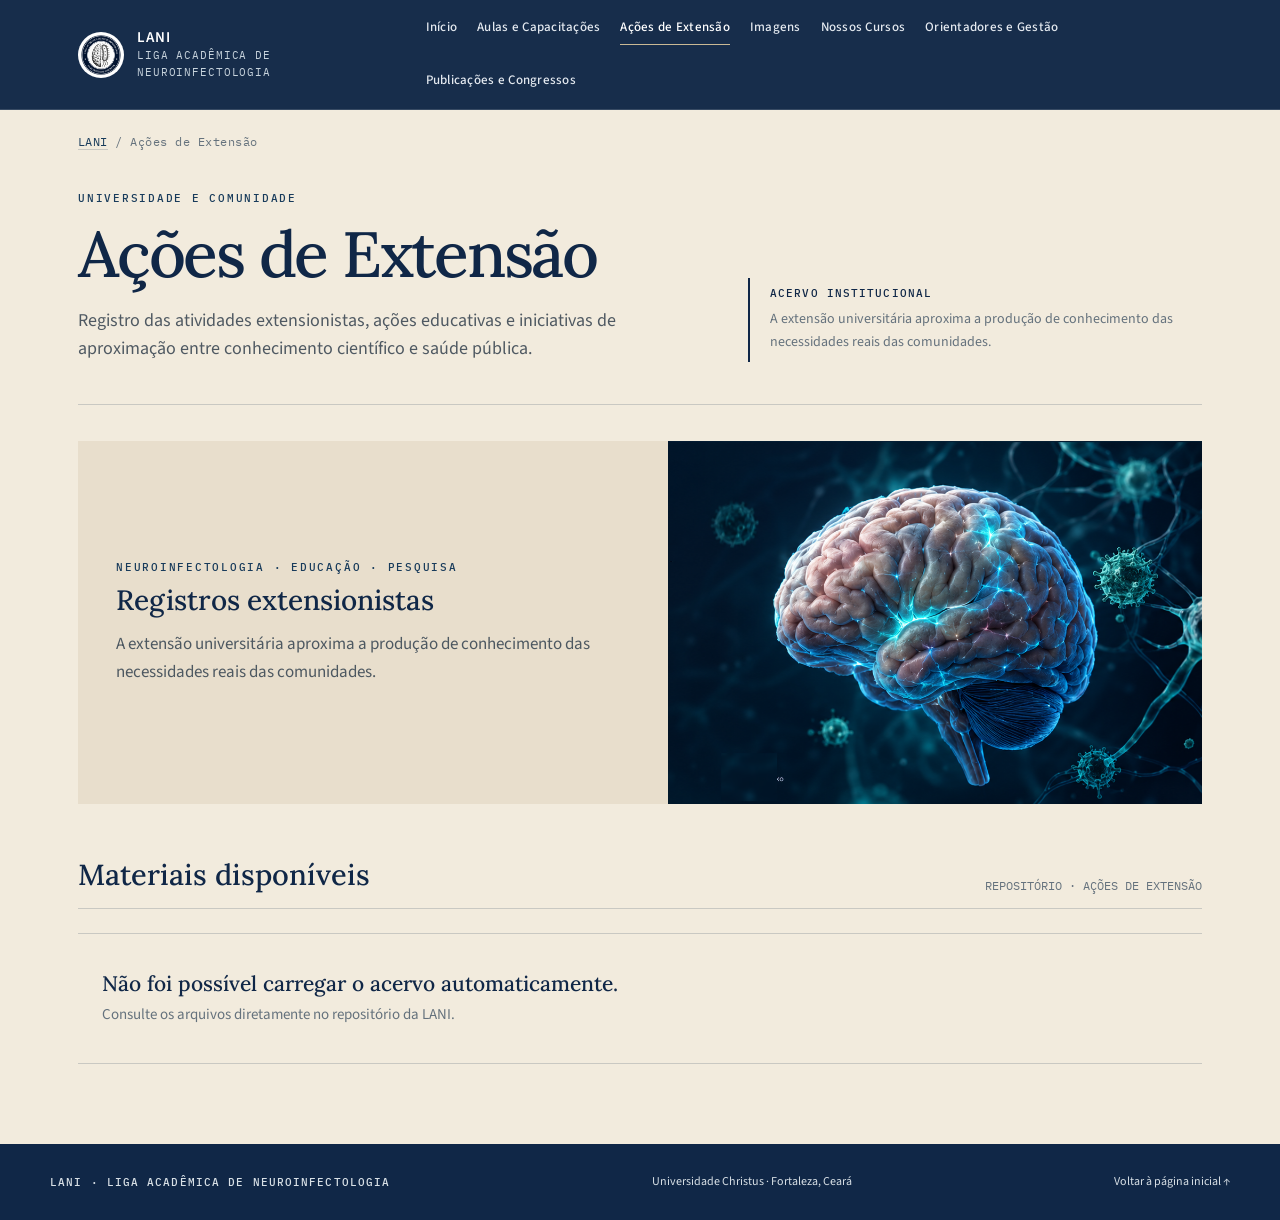
<file: acoes-extensao.html>
<!doctype html>
<html lang="pt-BR"><head><meta charset="utf-8"><meta name="viewport" content="width=device-width,initial-scale=1"><meta name="theme-color" content="#102747"><meta name="description" content="Registro das atividades extensionistas, ações educativas e iniciativas de aproximação entre conhecimento científico e saúde pública."><title>Ações de Extensão | LANI</title><link rel="stylesheet" href="assets/lani-editorial.css"><script defer src="assets/lani-acervo.js"></script></head>
<body data-repo-path="Ações de Extensão">
<header class="site-header"><div class="header-inner"><a class="brand" href="index.html"><img src="LOGO%20LANI.png" alt="Logo da LANI"><span><strong>LANI</strong><small>LIGA ACADÊMICA DE NEUROINFECTOLOGIA</small></span></a><button class="nav-toggle" aria-expanded="false" aria-controls="main-nav">Menu ☰</button><nav class="main-nav" id="main-nav" aria-label="Navegação principal"><a href="index.html">Início</a><a href="aulas-capacitacoes.html">Aulas e Capacitações</a><a href="acoes-extensao.html" aria-current="page">Ações de Extensão</a><a href="imagens.html">Imagens</a><a href="nossos-cursos.html">Nossos Cursos</a><a href="orientadores-gestao.html">Orientadores e Gestão</a><a href="publicacoes-congressos.html">Publicações e Congressos</a></nav></div></header>
<main class="page-shell"><div class="breadcrumb"><a href="index.html">LANI</a> / Ações de Extensão</div>
<section class="page-intro"><div><div class="kicker">Universidade e comunidade</div><h1>Ações de Extensão</h1><p>Registro das atividades extensionistas, ações educativas e iniciativas de aproximação entre conhecimento científico e saúde pública.</p></div><aside class="intro-note"><strong>Acervo institucional</strong>A extensão universitária aproxima a produção de conhecimento das necessidades reais das comunidades.</aside></section>
<section class="feature-band"><div class="feature-copy"><div class="kicker">Neuroinfectologia · Educação · Pesquisa</div><h2>Registros extensionistas</h2><p>A extensão universitária aproxima a produção de conhecimento das necessidades reais das comunidades.</p></div><div class="feature-image"><img src="hero-neuro.png" alt="Ilustração científica de cérebro humano em composição azul com elementos microbiológicos"></div></section>
<section aria-labelledby="repository-heading"><div class="section-heading"><h2 id="repository-heading">Materiais disponíveis</h2><p>REPOSITÓRIO · AÇÕES DE EXTENSÃO</p></div><div id="repository-content" aria-live="polite"><p class="loading">Preparando o acervo…</p></div></section></main>
<footer class="site-footer"><div class="footer-inner"><strong>LANI · Liga Acadêmica de Neuroinfectologia</strong><span>Universidade Christus · Fortaleza, Ceará</span><a href="index.html">Voltar à página inicial ↑</a></div></footer></body></html>
</file>
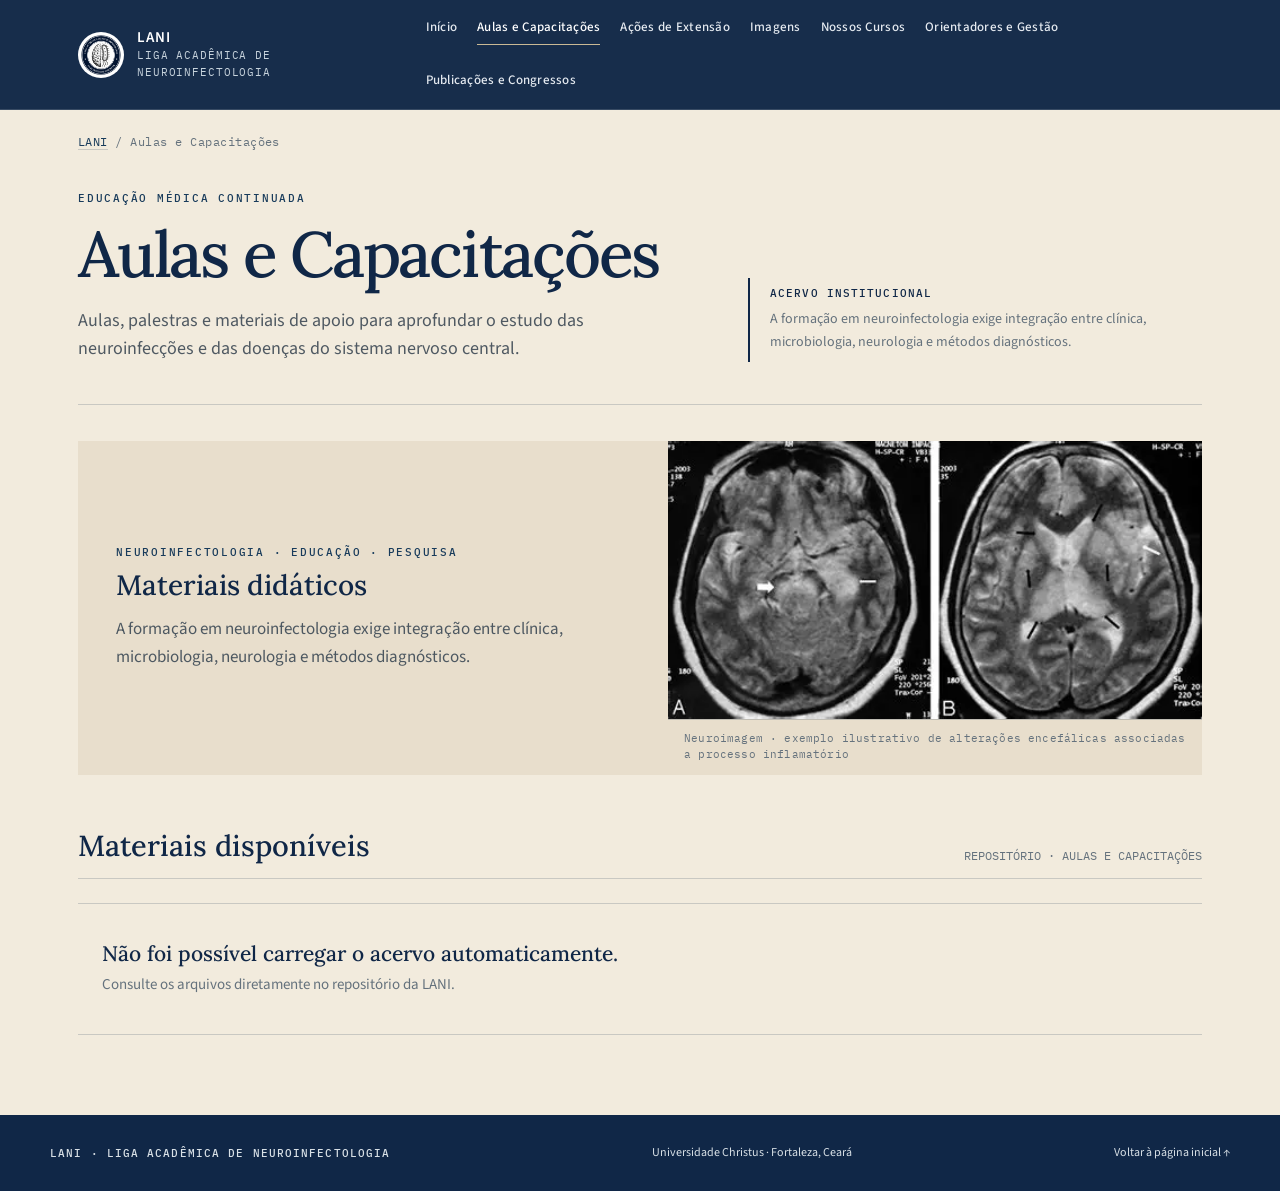
<file: aulas-capacitacoes.html>
<!doctype html>
<html lang="pt-BR"><head><meta charset="utf-8"><meta name="viewport" content="width=device-width,initial-scale=1"><meta name="theme-color" content="#102747"><meta name="description" content="Aulas, palestras e materiais de apoio para aprofundar o estudo das neuroinfecções e das doenças do sistema nervoso central."><title>Aulas e Capacitações | LANI</title><link rel="stylesheet" href="assets/lani-editorial.css"><script defer src="assets/lani-acervo.js"></script></head>
<body data-repo-path="Aulas e Capacitações">
<header class="site-header"><div class="header-inner"><a class="brand" href="index.html"><img src="LOGO%20LANI.png" alt="Logo da LANI"><span><strong>LANI</strong><small>LIGA ACADÊMICA DE NEUROINFECTOLOGIA</small></span></a><button class="nav-toggle" aria-expanded="false" aria-controls="main-nav">Menu ☰</button><nav class="main-nav" id="main-nav" aria-label="Navegação principal"><a href="index.html">Início</a><a href="aulas-capacitacoes.html" aria-current="page">Aulas e Capacitações</a><a href="acoes-extensao.html">Ações de Extensão</a><a href="imagens.html">Imagens</a><a href="nossos-cursos.html">Nossos Cursos</a><a href="orientadores-gestao.html">Orientadores e Gestão</a><a href="publicacoes-congressos.html">Publicações e Congressos</a></nav></div></header>
<main class="page-shell"><div class="breadcrumb"><a href="index.html">LANI</a> / Aulas e Capacitações</div>
<section class="page-intro"><div><div class="kicker">Educação médica continuada</div><h1>Aulas e Capacitações</h1><p>Aulas, palestras e materiais de apoio para aprofundar o estudo das neuroinfecções e das doenças do sistema nervoso central.</p></div><aside class="intro-note"><strong>Acervo institucional</strong>A formação em neuroinfectologia exige integração entre clínica, microbiologia, neurologia e métodos diagnósticos.</aside></section>
<section class="feature-band"><div class="feature-copy"><div class="kicker">Neuroinfectologia · Educação · Pesquisa</div><h2>Materiais didáticos</h2><p>A formação em neuroinfectologia exige integração entre clínica, microbiologia, neurologia e métodos diagnósticos.</p></div><figure class="feature-image clinical-figure"><img src="assets/ressonancia-encefalite.webp" alt="Imagens axiais de ressonância magnética cerebral com alterações assinaladas"><figcaption>Neuroimagem · exemplo ilustrativo de alterações encefálicas associadas a processo inflamatório</figcaption></figure></section>
<section aria-labelledby="repository-heading"><div class="section-heading"><h2 id="repository-heading">Materiais disponíveis</h2><p>REPOSITÓRIO · AULAS E CAPACITAÇÕES</p></div><div id="repository-content" aria-live="polite"><p class="loading">Preparando o acervo…</p></div></section></main>
<footer class="site-footer"><div class="footer-inner"><strong>LANI · Liga Acadêmica de Neuroinfectologia</strong><span>Universidade Christus · Fortaleza, Ceará</span><a href="index.html">Voltar à página inicial ↑</a></div></footer></body></html>
</file>
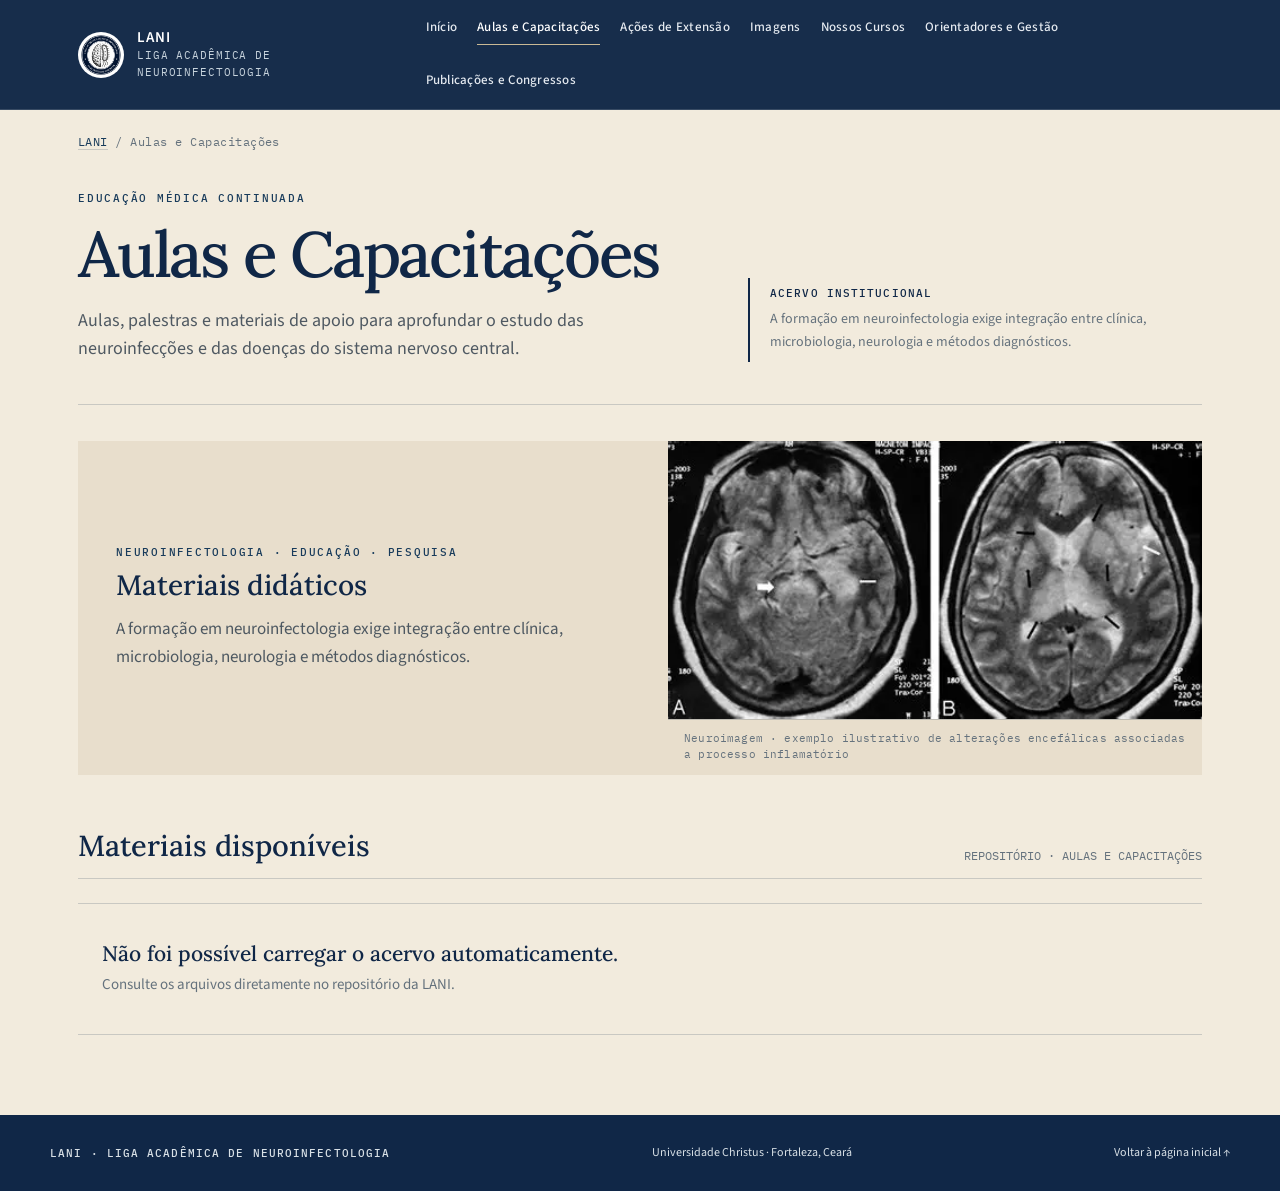
<file: capacitacoes.html>
<!doctype html><html lang="pt-BR"><meta charset="utf-8"><meta http-equiv="refresh" content="0;url=aulas-capacitacoes.html"><title>Redirecionando…</title><p>Esta seção foi reorganizada. <a href="aulas-capacitacoes.html">Acesse a página atualizada</a>.</p></html>
</file>
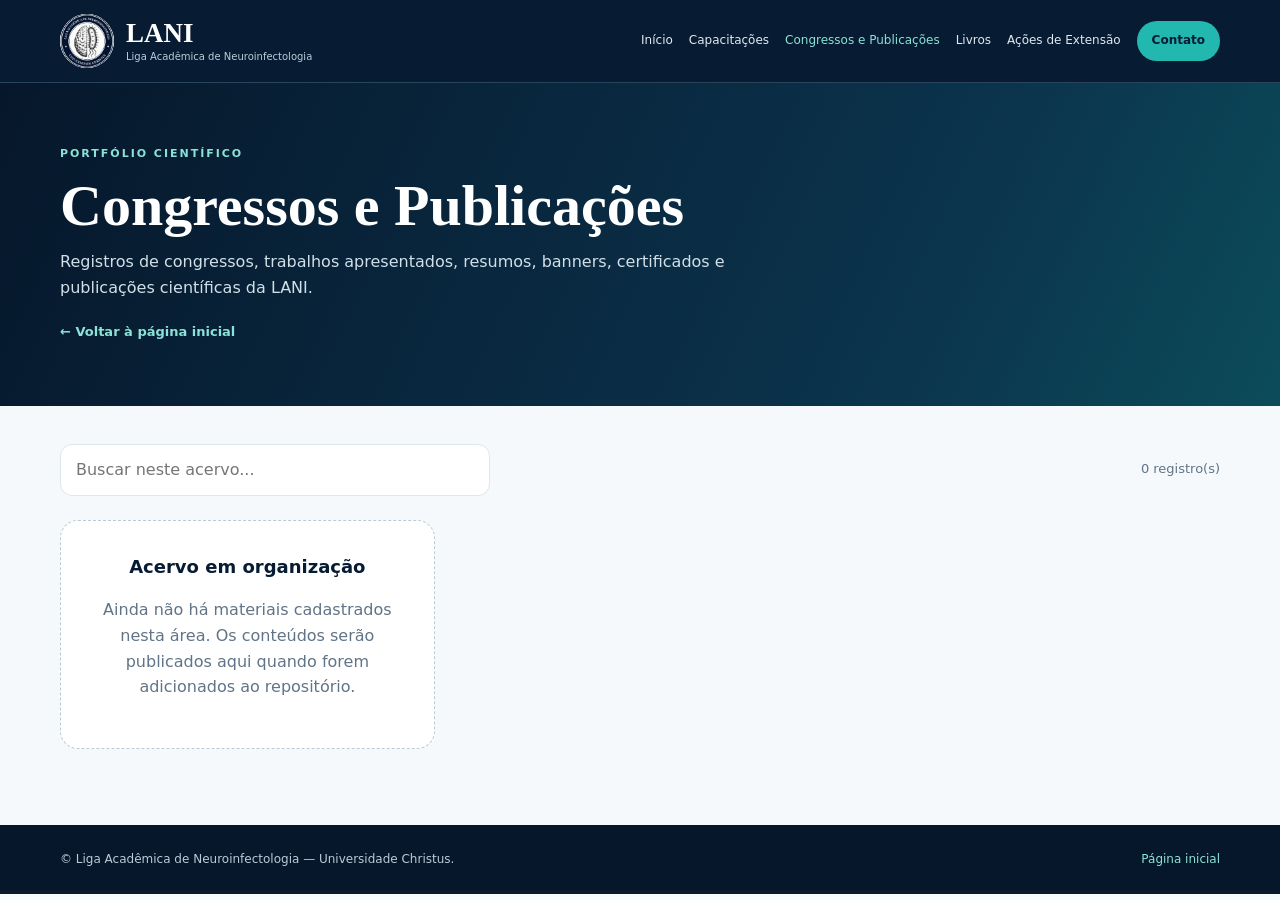
<file: congressos-publicacoes.html>
<!doctype html>
<html lang="pt-BR"><head><meta charset="utf-8"><meta name="viewport" content="width=device-width,initial-scale=1"><meta name="theme-color" content="#071b32"><meta name="description" content="Registros de congressos, trabalhos apresentados, resumos, banners, certificados e publicações científicas da LANI."><title>Congressos e Publicações | LANI</title><link rel="stylesheet" href="acervo.css"></head>
<body data-acervo="congressos">
<header class="topbar"><div class="wrap nav"><a class="brand" href="index.html"><img src="LOGO%20LANI.png" alt="Logo LANI"><span><strong>LANI</strong><small>Liga Acadêmica de Neuroinfectologia</small></span></a><button class="menu-btn" id="menuBtn" aria-expanded="false" aria-controls="navlinks">Menu ☰</button><nav class="navlinks" id="navlinks" aria-label="Navegação principal"><a href="index.html">Início</a><a href="capacitacoes.html" >Capacitações</a><a href="congressos-publicacoes.html" aria-current="page">Congressos e Publicações</a><a href="livros.html" >Livros</a><a href="acoes-extensao.html" >Ações de Extensão</a><a class="nav-cta" href="index.html#participe">Contato</a></nav></div></header>
<main><section class="hero"><div class="wrap"><div class="eyebrow">Portfólio científico</div><h1>Congressos e Publicações</h1><p>Registros de congressos, trabalhos apresentados, resumos, banners, certificados e publicações científicas da LANI.</p><a class="back" href="index.html">← Voltar à página inicial</a></div></section><section class="content"><div class="wrap"><div class="toolbar"><input class="search" id="search" type="search" placeholder="Buscar neste acervo..." aria-label="Buscar materiais"><span class="count" id="count" aria-live="polite">Carregando...</span></div><div class="cards" id="cards" aria-live="polite"><div class="empty">Carregando materiais...</div></div></div></section></main>
<footer class="footer"><div class="wrap"><span>© Liga Acadêmica de Neuroinfectologia — Universidade Christus.</span><a href="index.html">Página inicial</a></div></footer><script src="acervo.js" defer></script></body></html>
</file>
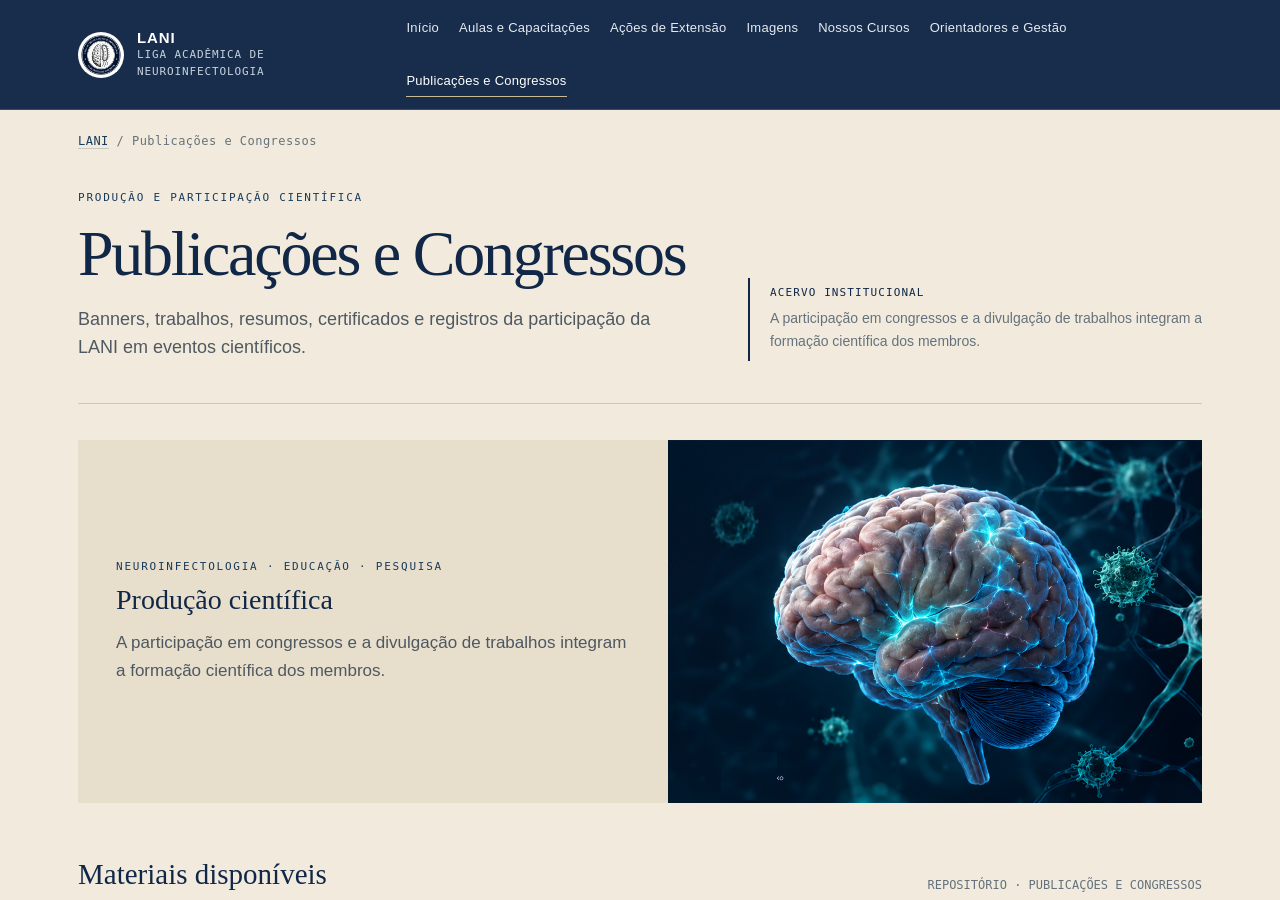
<file: congressos.html>
<!doctype html><html lang="pt-BR"><meta charset="utf-8"><meta http-equiv="refresh" content="0;url=publicacoes-congressos.html"><title>Redirecionando…</title><p>Esta seção foi reorganizada. <a href="publicacoes-congressos.html">Acesse a página atualizada</a>.</p></html>
</file>
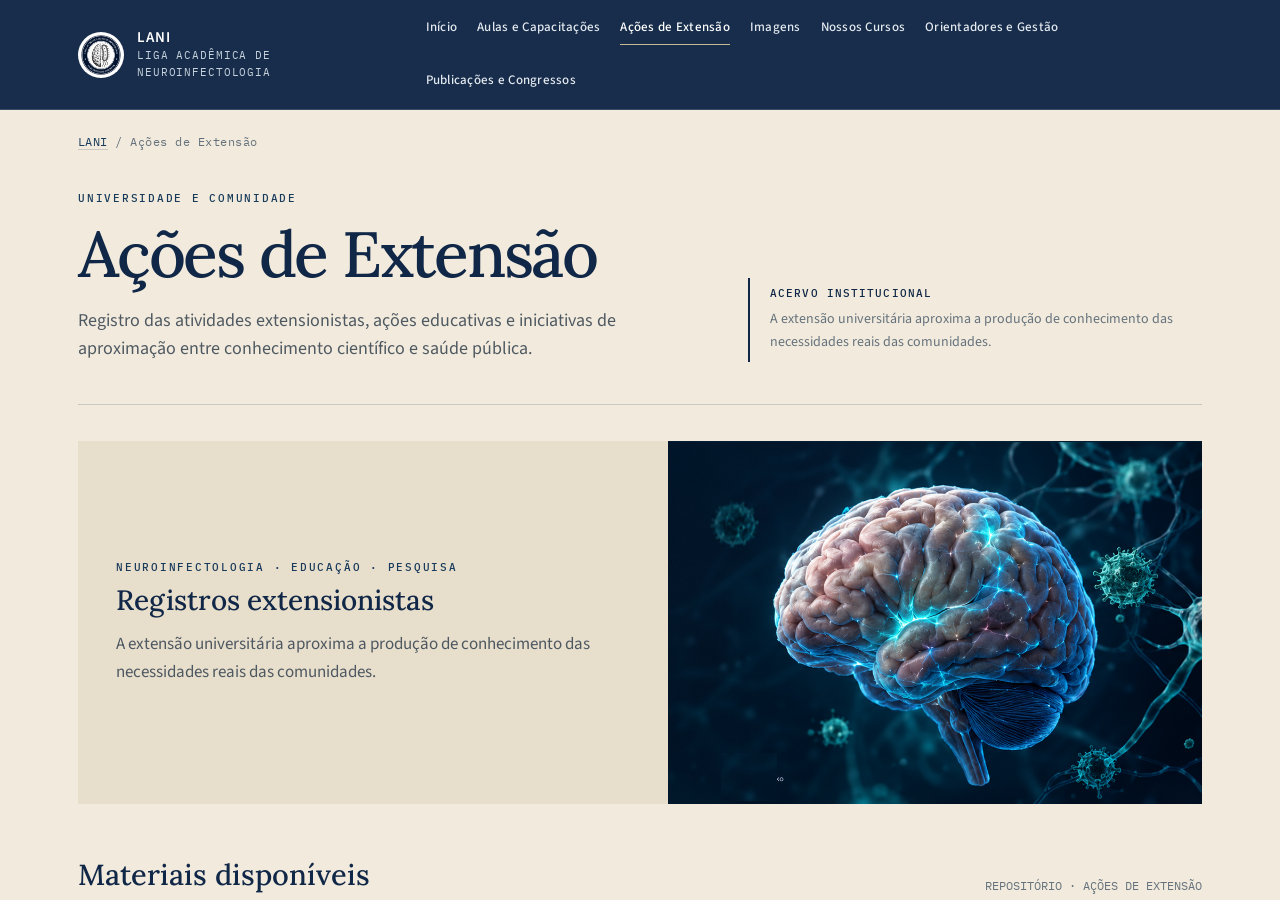
<file: extensao.html>
<!doctype html><html lang="pt-BR"><meta charset="utf-8"><meta http-equiv="refresh" content="0;url=acoes-extensao.html"><title>Redirecionando…</title><p>Esta seção foi reorganizada. <a href="acoes-extensao.html">Acesse a página atualizada</a>.</p></html>
</file>
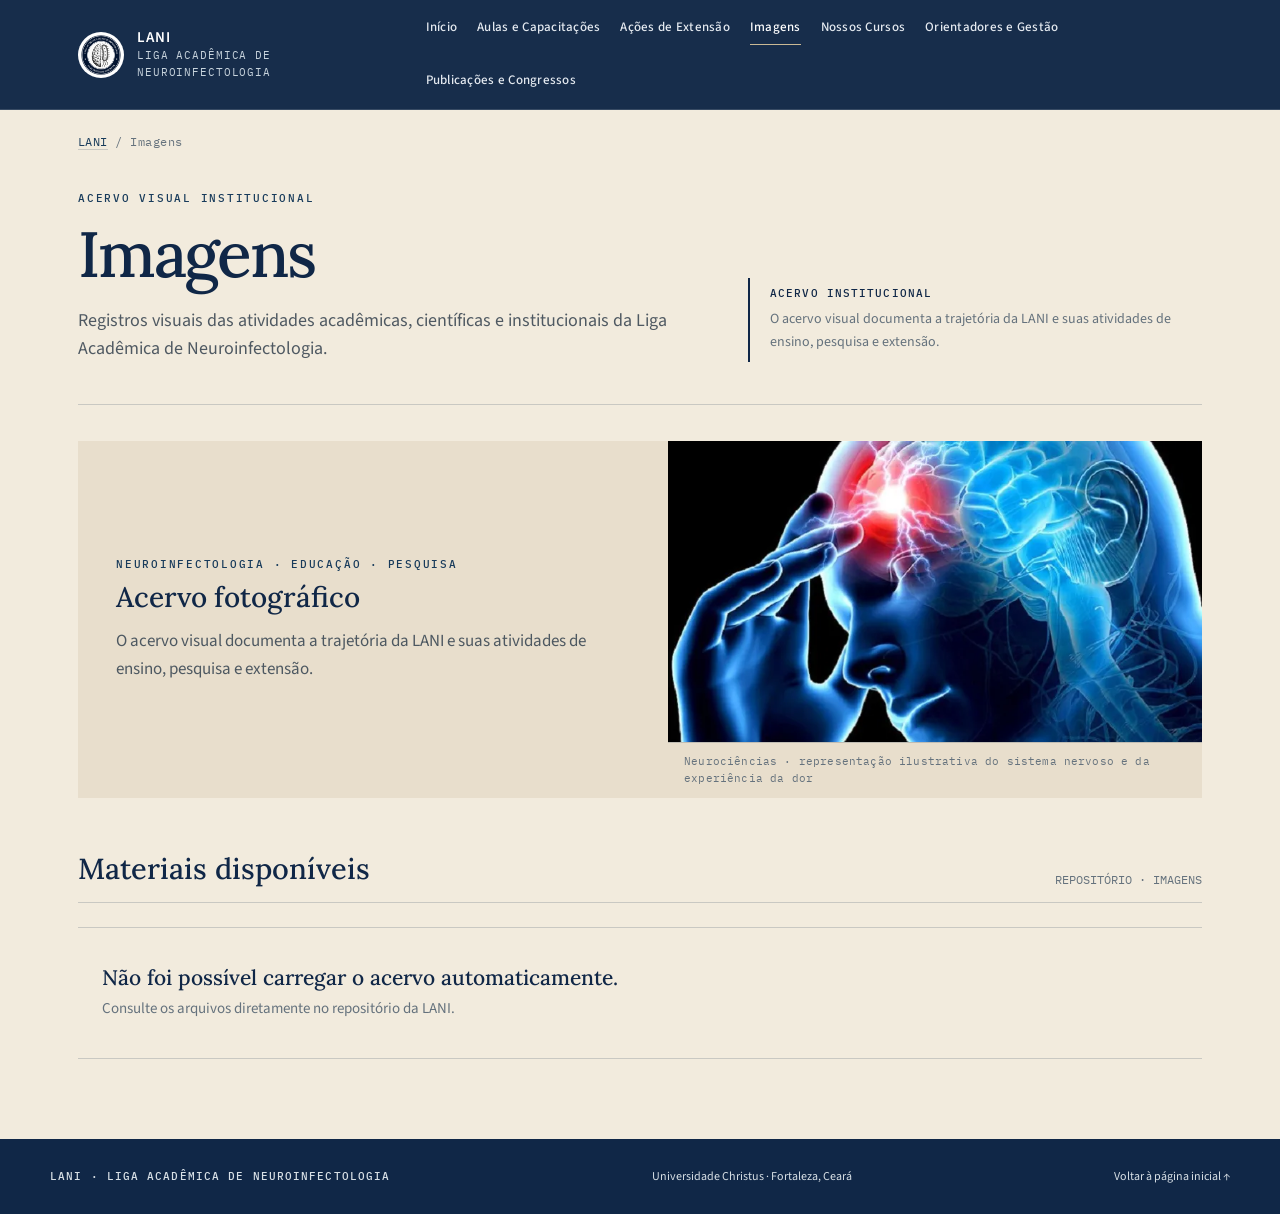
<file: imagens.html>
<!doctype html>
<html lang="pt-BR"><head><meta charset="utf-8"><meta name="viewport" content="width=device-width,initial-scale=1"><meta name="theme-color" content="#102747"><meta name="description" content="Registros visuais das atividades acadêmicas, científicas e institucionais da Liga Acadêmica de Neuroinfectologia."><title>Imagens | LANI</title><link rel="stylesheet" href="assets/lani-editorial.css"><script defer src="assets/lani-acervo.js"></script></head>
<body data-repo-path="Imagens">
<header class="site-header"><div class="header-inner"><a class="brand" href="index.html"><img src="LOGO%20LANI.png" alt="Logo da LANI"><span><strong>LANI</strong><small>LIGA ACADÊMICA DE NEUROINFECTOLOGIA</small></span></a><button class="nav-toggle" aria-expanded="false" aria-controls="main-nav">Menu ☰</button><nav class="main-nav" id="main-nav" aria-label="Navegação principal"><a href="index.html">Início</a><a href="aulas-capacitacoes.html">Aulas e Capacitações</a><a href="acoes-extensao.html">Ações de Extensão</a><a href="imagens.html" aria-current="page">Imagens</a><a href="nossos-cursos.html">Nossos Cursos</a><a href="orientadores-gestao.html">Orientadores e Gestão</a><a href="publicacoes-congressos.html">Publicações e Congressos</a></nav></div></header>
<main class="page-shell"><div class="breadcrumb"><a href="index.html">LANI</a> / Imagens</div>
<section class="page-intro"><div><div class="kicker">Acervo visual institucional</div><h1>Imagens</h1><p>Registros visuais das atividades acadêmicas, científicas e institucionais da Liga Acadêmica de Neuroinfectologia.</p></div><aside class="intro-note"><strong>Acervo institucional</strong>O acervo visual documenta a trajetória da LANI e suas atividades de ensino, pesquisa e extensão.</aside></section>
<section class="feature-band"><div class="feature-copy"><div class="kicker">Neuroinfectologia · Educação · Pesquisa</div><h2>Acervo fotográfico</h2><p>O acervo visual documenta a trajetória da LANI e suas atividades de ensino, pesquisa e extensão.</p></div><figure class="feature-image clinical-figure"><img src="assets/ilustracao-neuro.webp" alt="Ilustração médica de uma pessoa com a mão na cabeça e representação translúcida do cérebro"><figcaption>Neurociências · representação ilustrativa do sistema nervoso e da experiência da dor</figcaption></figure></section>
<section aria-labelledby="repository-heading"><div class="section-heading"><h2 id="repository-heading">Materiais disponíveis</h2><p>REPOSITÓRIO · IMAGENS</p></div><div id="repository-content" aria-live="polite"><p class="loading">Preparando o acervo…</p></div></section></main>
<footer class="site-footer"><div class="footer-inner"><strong>LANI · Liga Acadêmica de Neuroinfectologia</strong><span>Universidade Christus · Fortaleza, Ceará</span><a href="index.html">Voltar à página inicial ↑</a></div></footer></body></html>
</file>
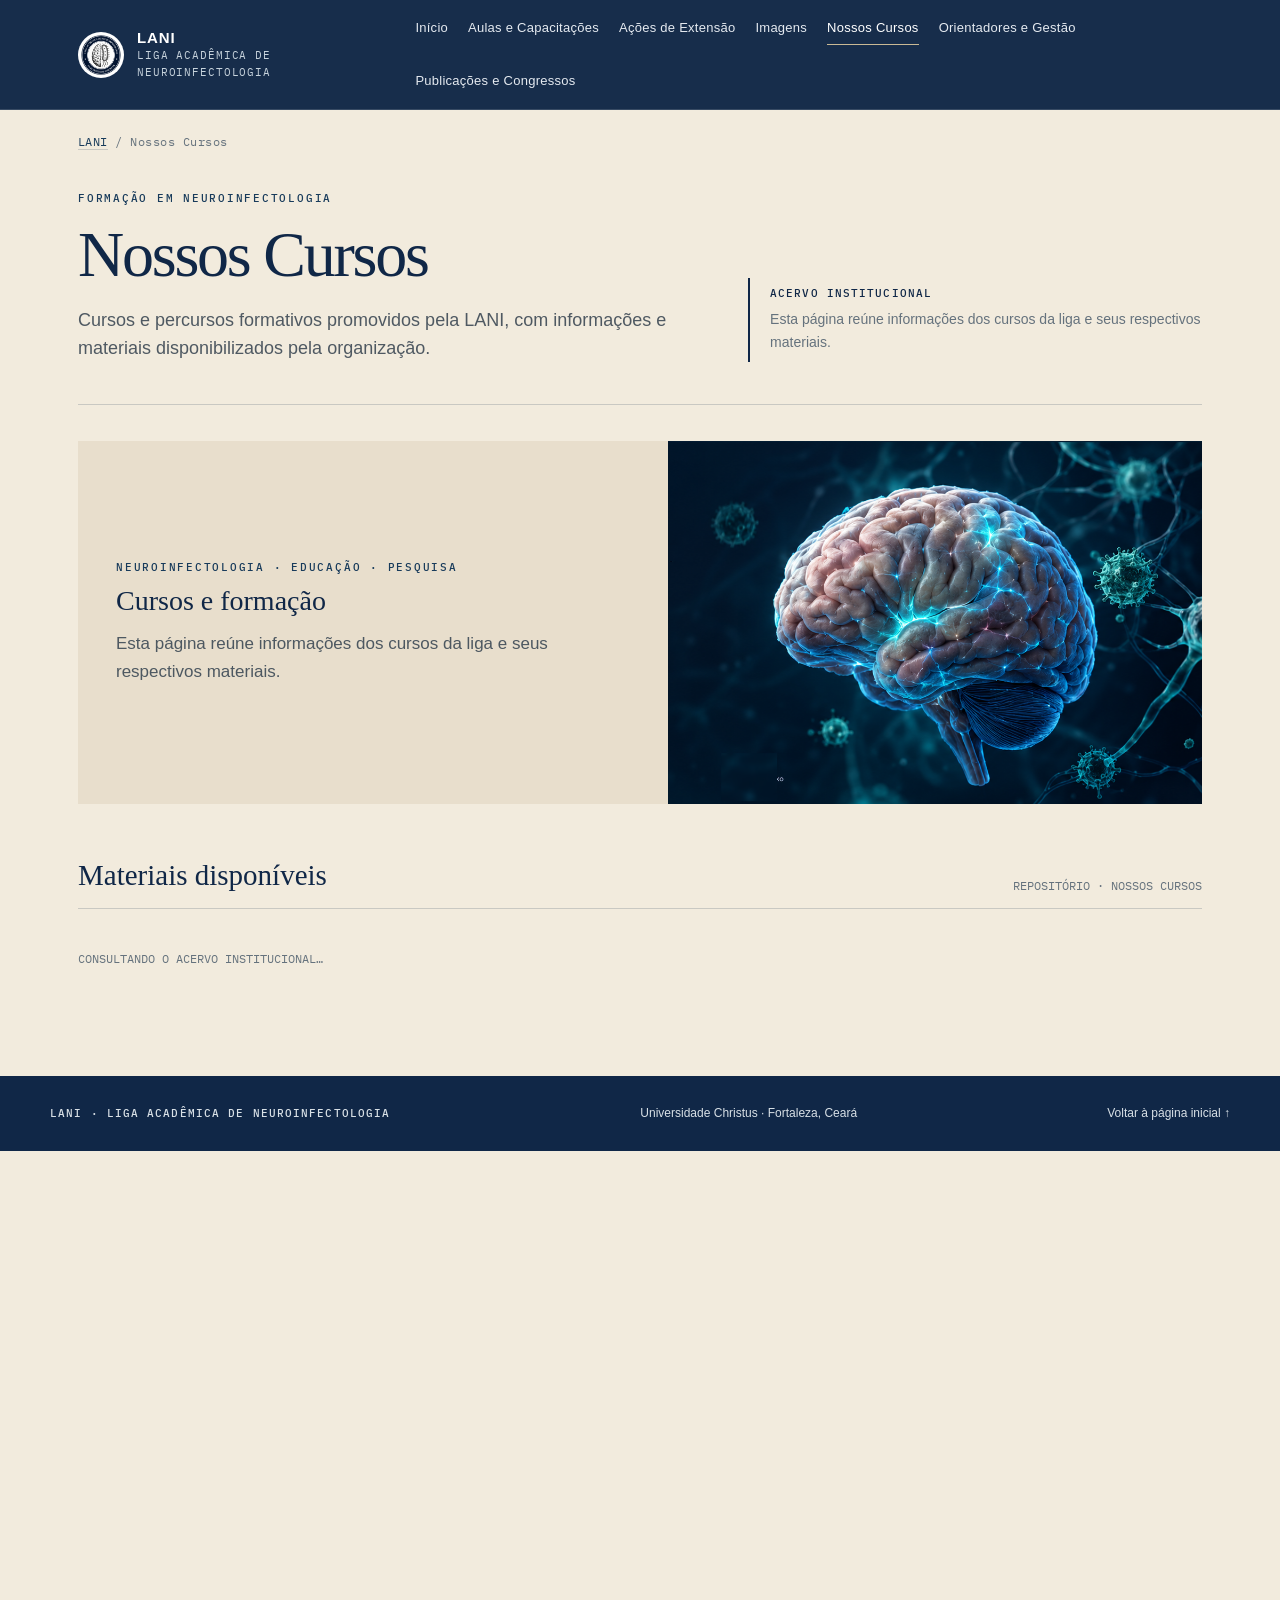
<file: livros.html>
<!doctype html><html lang="pt-BR"><meta charset="utf-8"><meta http-equiv="refresh" content="0;url=nossos-cursos.html"><title>Redirecionando…</title><p>Esta seção foi reorganizada. <a href="nossos-cursos.html">Acesse a página atualizada</a>.</p></html>
</file>
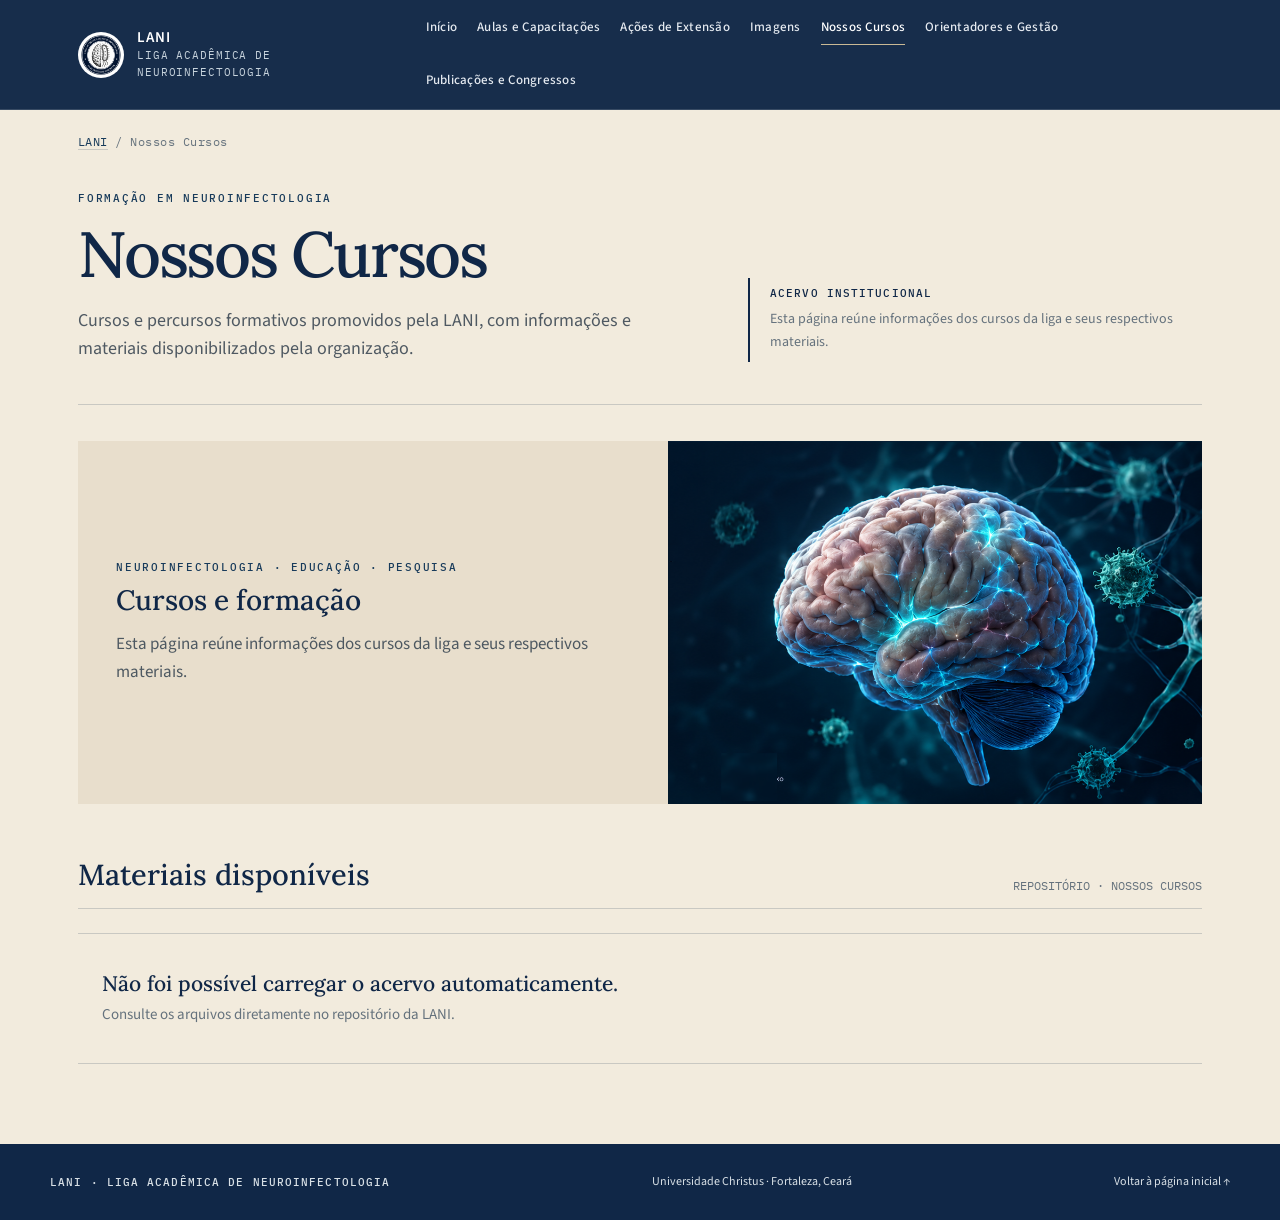
<file: nossos-cursos.html>
<!doctype html>
<html lang="pt-BR"><head><meta charset="utf-8"><meta name="viewport" content="width=device-width,initial-scale=1"><meta name="theme-color" content="#102747"><meta name="description" content="Cursos e percursos formativos promovidos pela LANI, com informações e materiais disponibilizados pela organização."><title>Nossos Cursos | LANI</title><link rel="stylesheet" href="assets/lani-editorial.css"><script defer src="assets/lani-acervo.js"></script></head>
<body data-repo-path="Nossos Cursos">
<header class="site-header"><div class="header-inner"><a class="brand" href="index.html"><img src="LOGO%20LANI.png" alt="Logo da LANI"><span><strong>LANI</strong><small>LIGA ACADÊMICA DE NEUROINFECTOLOGIA</small></span></a><button class="nav-toggle" aria-expanded="false" aria-controls="main-nav">Menu ☰</button><nav class="main-nav" id="main-nav" aria-label="Navegação principal"><a href="index.html">Início</a><a href="aulas-capacitacoes.html">Aulas e Capacitações</a><a href="acoes-extensao.html">Ações de Extensão</a><a href="imagens.html">Imagens</a><a href="nossos-cursos.html" aria-current="page">Nossos Cursos</a><a href="orientadores-gestao.html">Orientadores e Gestão</a><a href="publicacoes-congressos.html">Publicações e Congressos</a></nav></div></header>
<main class="page-shell"><div class="breadcrumb"><a href="index.html">LANI</a> / Nossos Cursos</div>
<section class="page-intro"><div><div class="kicker">Formação em neuroinfectologia</div><h1>Nossos Cursos</h1><p>Cursos e percursos formativos promovidos pela LANI, com informações e materiais disponibilizados pela organização.</p></div><aside class="intro-note"><strong>Acervo institucional</strong>Esta página reúne informações dos cursos da liga e seus respectivos materiais.</aside></section>
<section class="feature-band"><div class="feature-copy"><div class="kicker">Neuroinfectologia · Educação · Pesquisa</div><h2>Cursos e formação</h2><p>Esta página reúne informações dos cursos da liga e seus respectivos materiais.</p></div><div class="feature-image"><img src="hero-neuro.png" alt="Ilustração científica de cérebro humano em composição azul com elementos microbiológicos"></div></section>
<section aria-labelledby="repository-heading"><div class="section-heading"><h2 id="repository-heading">Materiais disponíveis</h2><p>REPOSITÓRIO · NOSSOS CURSOS</p></div><div id="repository-content" aria-live="polite"><p class="loading">Preparando o acervo…</p></div></section></main>
<footer class="site-footer"><div class="footer-inner"><strong>LANI · Liga Acadêmica de Neuroinfectologia</strong><span>Universidade Christus · Fortaleza, Ceará</span><a href="index.html">Voltar à página inicial ↑</a></div></footer></body></html>
</file>
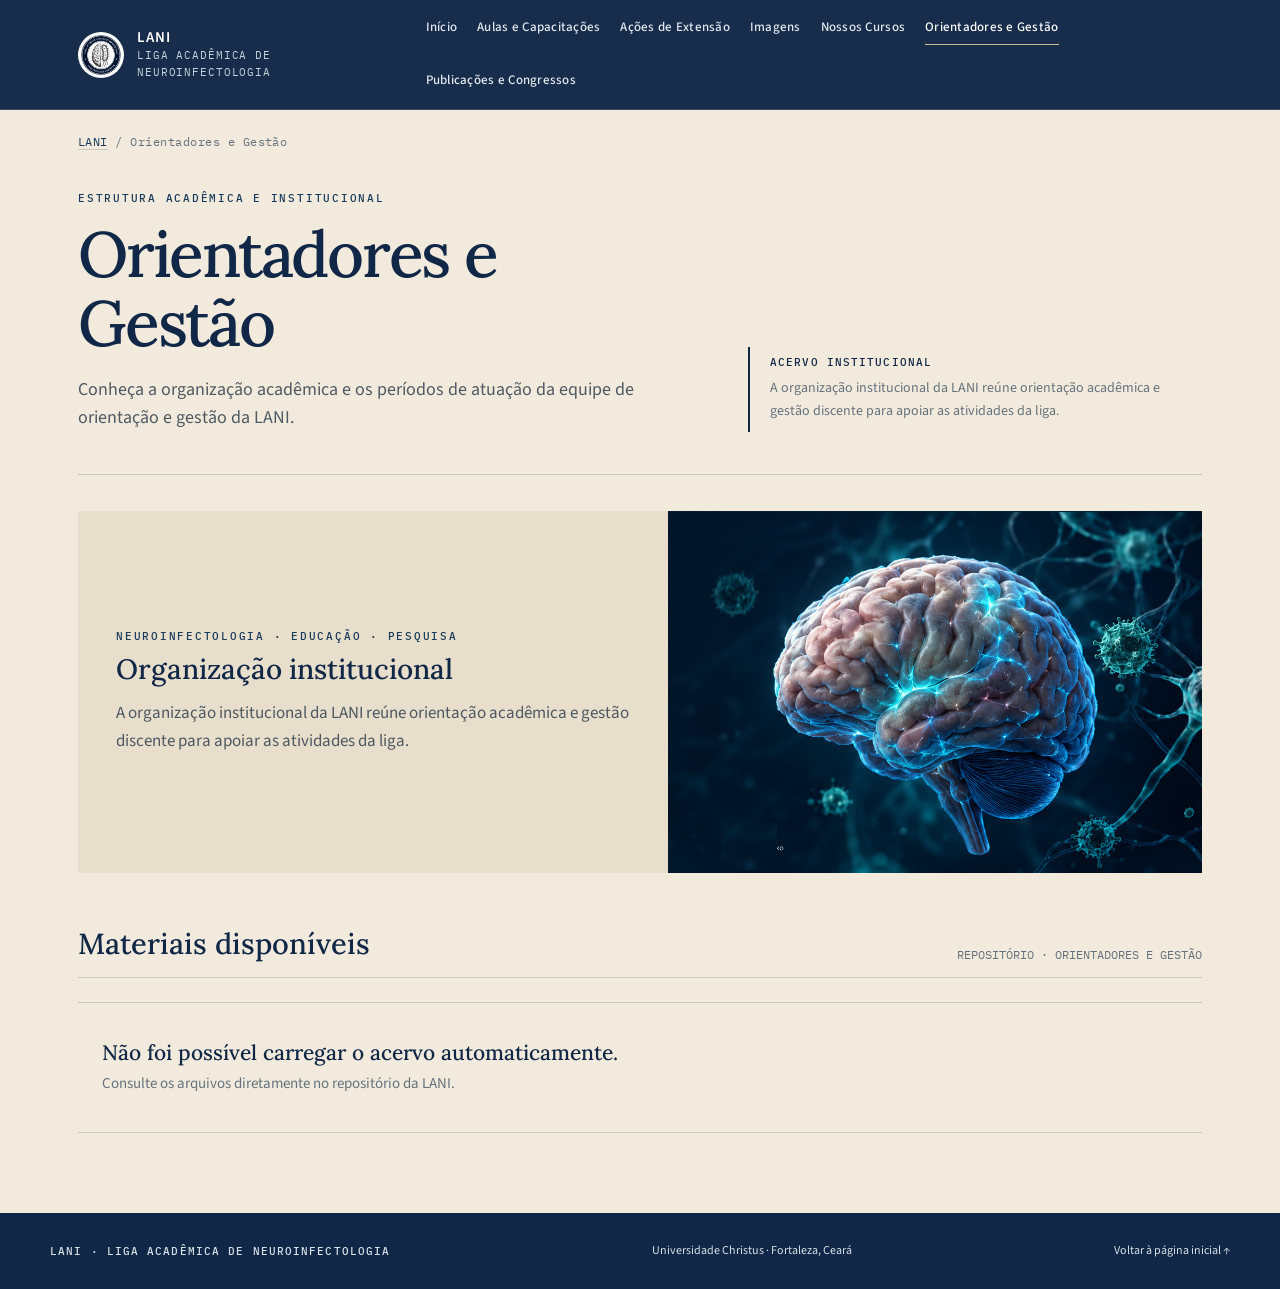
<file: orientadores-gestao.html>
<!doctype html>
<html lang="pt-BR"><head><meta charset="utf-8"><meta name="viewport" content="width=device-width,initial-scale=1"><meta name="theme-color" content="#102747"><meta name="description" content="Conheça a organização acadêmica e os períodos de atuação da equipe de orientação e gestão da LANI."><title>Orientadores e Gestão | LANI</title><link rel="stylesheet" href="assets/lani-editorial.css"><script defer src="assets/lani-acervo.js"></script></head>
<body data-repo-path="Orientadores e Gestão">
<header class="site-header"><div class="header-inner"><a class="brand" href="index.html"><img src="LOGO%20LANI.png" alt="Logo da LANI"><span><strong>LANI</strong><small>LIGA ACADÊMICA DE NEUROINFECTOLOGIA</small></span></a><button class="nav-toggle" aria-expanded="false" aria-controls="main-nav">Menu ☰</button><nav class="main-nav" id="main-nav" aria-label="Navegação principal"><a href="index.html">Início</a><a href="aulas-capacitacoes.html">Aulas e Capacitações</a><a href="acoes-extensao.html">Ações de Extensão</a><a href="imagens.html">Imagens</a><a href="nossos-cursos.html">Nossos Cursos</a><a href="orientadores-gestao.html" aria-current="page">Orientadores e Gestão</a><a href="publicacoes-congressos.html">Publicações e Congressos</a></nav></div></header>
<main class="page-shell"><div class="breadcrumb"><a href="index.html">LANI</a> / Orientadores e Gestão</div>
<section class="page-intro"><div><div class="kicker">Estrutura acadêmica e institucional</div><h1>Orientadores e Gestão</h1><p>Conheça a organização acadêmica e os períodos de atuação da equipe de orientação e gestão da LANI.</p></div><aside class="intro-note"><strong>Acervo institucional</strong>A organização institucional da LANI reúne orientação acadêmica e gestão discente para apoiar as atividades da liga.</aside></section>
<section class="feature-band"><div class="feature-copy"><div class="kicker">Neuroinfectologia · Educação · Pesquisa</div><h2>Organização institucional</h2><p>A organização institucional da LANI reúne orientação acadêmica e gestão discente para apoiar as atividades da liga.</p></div><div class="feature-image"><img src="hero-neuro.png" alt="Ilustração científica de cérebro humano em composição azul com elementos microbiológicos"></div></section>
<section aria-labelledby="repository-heading"><div class="section-heading"><h2 id="repository-heading">Materiais disponíveis</h2><p>REPOSITÓRIO · ORIENTADORES E GESTÃO</p></div><div id="repository-content" aria-live="polite"><p class="loading">Preparando o acervo…</p></div></section></main>
<footer class="site-footer"><div class="footer-inner"><strong>LANI · Liga Acadêmica de Neuroinfectologia</strong><span>Universidade Christus · Fortaleza, Ceará</span><a href="index.html">Voltar à página inicial ↑</a></div></footer></body></html>
</file>
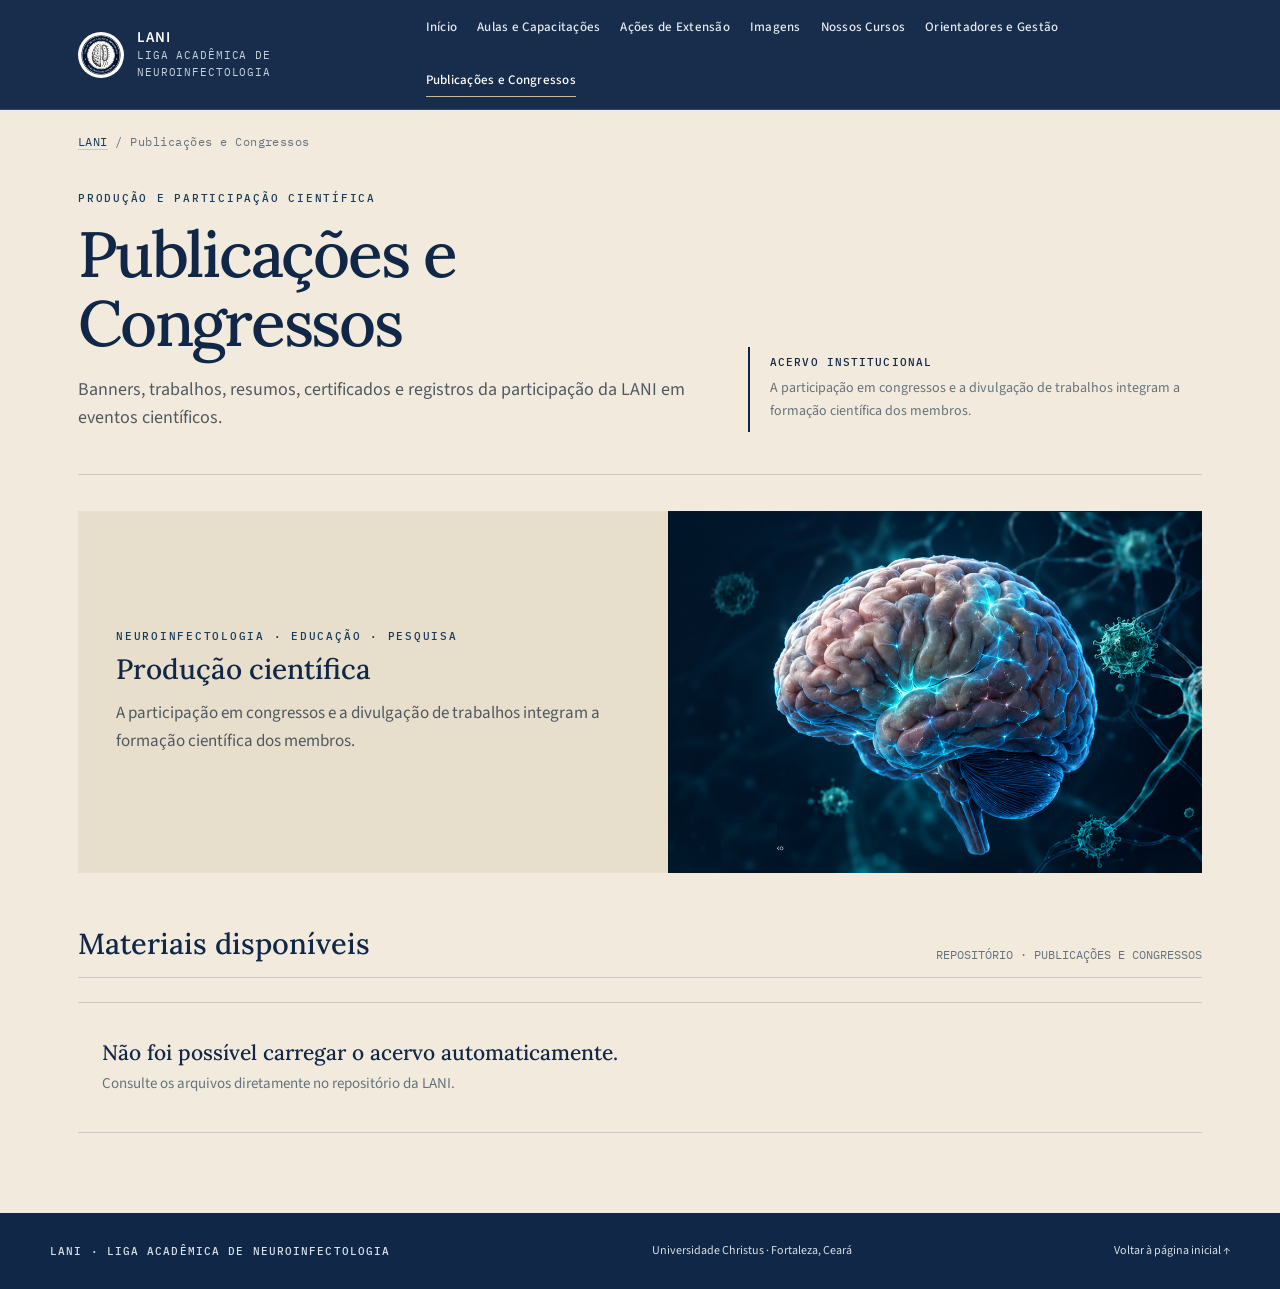
<file: publicacoes-congressos.html>
<!doctype html>
<html lang="pt-BR"><head><meta charset="utf-8"><meta name="viewport" content="width=device-width,initial-scale=1"><meta name="theme-color" content="#102747"><meta name="description" content="Banners, trabalhos, resumos, certificados e registros da participação da LANI em eventos científicos."><title>Publicações e Congressos | LANI</title><link rel="stylesheet" href="assets/lani-editorial.css"><script defer src="assets/lani-acervo.js"></script></head>
<body data-repo-path="Publicações e Congressos">
<header class="site-header"><div class="header-inner"><a class="brand" href="index.html"><img src="LOGO%20LANI.png" alt="Logo da LANI"><span><strong>LANI</strong><small>LIGA ACADÊMICA DE NEUROINFECTOLOGIA</small></span></a><button class="nav-toggle" aria-expanded="false" aria-controls="main-nav">Menu ☰</button><nav class="main-nav" id="main-nav" aria-label="Navegação principal"><a href="index.html">Início</a><a href="aulas-capacitacoes.html">Aulas e Capacitações</a><a href="acoes-extensao.html">Ações de Extensão</a><a href="imagens.html">Imagens</a><a href="nossos-cursos.html">Nossos Cursos</a><a href="orientadores-gestao.html">Orientadores e Gestão</a><a href="publicacoes-congressos.html" aria-current="page">Publicações e Congressos</a></nav></div></header>
<main class="page-shell"><div class="breadcrumb"><a href="index.html">LANI</a> / Publicações e Congressos</div>
<section class="page-intro"><div><div class="kicker">Produção e participação científica</div><h1>Publicações e Congressos</h1><p>Banners, trabalhos, resumos, certificados e registros da participação da LANI em eventos científicos.</p></div><aside class="intro-note"><strong>Acervo institucional</strong>A participação em congressos e a divulgação de trabalhos integram a formação científica dos membros.</aside></section>
<section class="feature-band"><div class="feature-copy"><div class="kicker">Neuroinfectologia · Educação · Pesquisa</div><h2>Produção científica</h2><p>A participação em congressos e a divulgação de trabalhos integram a formação científica dos membros.</p></div><div class="feature-image"><img src="hero-neuro.png" alt="Ilustração científica de cérebro humano em composição azul com elementos microbiológicos"></div></section>
<section aria-labelledby="repository-heading"><div class="section-heading"><h2 id="repository-heading">Materiais disponíveis</h2><p>REPOSITÓRIO · PUBLICAÇÕES E CONGRESSOS</p></div><div id="repository-content" aria-live="polite"><p class="loading">Preparando o acervo…</p></div></section></main>
<footer class="site-footer"><div class="footer-inner"><strong>LANI · Liga Acadêmica de Neuroinfectologia</strong><span>Universidade Christus · Fortaleza, Ceará</span><a href="index.html">Voltar à página inicial ↑</a></div></footer></body></html>
</file>
<file: assets/lani-editorial.css>
@import url('https://fonts.googleapis.com/css2?family=IBM+Plex+Mono:wght@400;500&family=IBM+Plex+Sans:wght@400;500;600;700&family=Lora:wght@400;500;600;700&family=Source+Sans+3:wght@400;500;600;700&display=swap');
:root{
  --paper:#F2EBDD;--paper-2:#E8DECC;--navy:#102747;--blue:#183B5B;
  --graphite:#343B43;--muted:#65727D;--slate:#8295A6;--line:rgba(16,39,71,.18);
  --white:#FBF8F1;--accent:#A6B8C5;--serif:'Lora',Georgia,serif;
  --sans:'Source Sans 3','IBM Plex Sans',Arial,sans-serif;--mono:'IBM Plex Mono',monospace;
  --max:1180px;
}
*{box-sizing:border-box}
html{scroll-behavior:smooth}
body{margin:0;background:var(--paper);color:var(--graphite);font:17px/1.65 var(--sans);-webkit-font-smoothing:antialiased}
a{color:inherit;text-decoration:none}
img{display:block;max-width:100%}
button{font:inherit}
.site-header{position:sticky;top:0;z-index:20;background:rgba(16,39,71,.97);color:#fff;border-bottom:1px solid rgba(255,255,255,.14);backdrop-filter:blur(12px)}
.header-inner{max-width:var(--max);min-height:78px;margin:auto;padding:12px 28px;display:flex;align-items:center;justify-content:space-between;gap:24px}
.brand{display:flex;align-items:center;gap:13px;min-width:190px}
.brand img{width:46px;height:46px;object-fit:contain;background:#fff;border-radius:50%;padding:3px}
.brand strong{display:block;font:600 15px/1.2 var(--sans);letter-spacing:.06em;text-transform:uppercase}
.brand small{display:block;color:#C7D3DC;font:11px/1.5 var(--mono);letter-spacing:.08em}
.nav-toggle{display:none;background:none;color:white;border:1px solid #8295A6;padding:8px 12px}
.main-nav{display:flex;align-items:center;gap:20px;flex-wrap:wrap}
.main-nav a{font:500 13px/1.2 var(--sans);letter-spacing:.02em;color:#E5EAF0;padding:8px 0;border-bottom:1px solid transparent}
.main-nav a:hover,.main-nav a[aria-current="page"]{color:#fff;border-color:#C9B995}
.main-nav .home-link{color:#D8CBAF}
.page-shell{max-width:var(--max);margin:auto;padding:0 28px 80px}
.breadcrumb{padding:24px 0 14px;font:12px var(--mono);letter-spacing:.04em;color:var(--muted)}
.breadcrumb a{color:var(--blue);border-bottom:1px solid var(--line)}
.kicker{font:500 11px/1.4 var(--mono);text-transform:uppercase;letter-spacing:.16em;color:var(--blue)}
.page-intro{display:grid;grid-template-columns:minmax(0,1.15fr) minmax(260px,.85fr);gap:56px;align-items:end;padding:28px 0 42px;border-bottom:1px solid var(--line)}
.page-intro h1{font:500 clamp(38px,5vw,64px)/1.08 var(--serif);letter-spacing:-.035em;color:var(--navy);margin:13px 0 18px;max-width:760px}
.page-intro p{max-width:680px;margin:0;color:#4F5962;font-size:18px;line-height:1.55}
.intro-note{border-left:2px solid var(--navy);padding:8px 0 8px 20px;color:var(--muted);font-size:14px}
.intro-note strong{display:block;color:var(--navy);font:500 11px var(--mono);letter-spacing:.1em;text-transform:uppercase;margin-bottom:8px}
.feature-band{display:grid;grid-template-columns:1.05fr .95fr;background:var(--paper-2);margin:36px 0 54px;min-height:270px}
.feature-copy{padding:34px 38px;align-self:center}
.feature-copy h2{font:500 28px/1.2 var(--serif);color:var(--navy);margin:9px 0 12px}
.feature-copy p{margin:0;color:#4D5861;max-width:560px}
.feature-image{min-height:270px;overflow:hidden}
.feature-image img{width:100%;height:100%;min-height:270px;object-fit:cover;object-position:center}
.section-heading{display:flex;align-items:end;justify-content:space-between;gap:24px;border-bottom:1px solid var(--line);padding-bottom:15px;margin:0 0 24px}
.section-heading h2{font:500 29px/1.2 var(--serif);color:var(--navy);margin:0}
.section-heading p{font:12px var(--mono);color:var(--muted);margin:0}
.file-grid{display:grid;grid-template-columns:repeat(2,minmax(0,1fr));gap:0 34px}
.file-card{display:grid;grid-template-columns:42px 1fr;gap:17px;padding:22px 0;border-bottom:1px solid var(--line);min-width:0}
.file-icon{width:40px;height:46px;border:1px solid rgba(16,39,71,.3);display:grid;place-items:center;color:var(--navy);font:500 10px var(--mono);letter-spacing:.04em}
.file-card h3{font:600 18px/1.3 var(--serif);color:var(--navy);margin:0 0 5px;overflow-wrap:anywhere}
.file-card p{margin:0 0 12px;color:var(--muted);font-size:13px}
.file-actions{display:flex;gap:16px;flex-wrap:wrap}
.file-actions a{font:600 11px var(--mono);letter-spacing:.08em;text-transform:uppercase;color:var(--blue);border-bottom:1px solid #9AABBA;padding-bottom:3px}
.file-actions a:hover{color:#000;border-color:var(--navy)}
.gallery-grid{display:grid;grid-template-columns:repeat(3,minmax(0,1fr));gap:18px}
.gallery-item{background:var(--paper-2);padding:9px}
.gallery-item img{width:100%;aspect-ratio:4/3;object-fit:cover}
.gallery-item figcaption{font:12px/1.5 var(--sans);color:var(--muted);padding:10px 4px 3px}
.empty-state{padding:36px 24px;border-top:1px solid var(--line);border-bottom:1px solid var(--line);color:var(--muted);font-size:15px}
.empty-state strong{display:block;color:var(--navy);font:500 21px var(--serif);margin-bottom:6px}
.loading{color:var(--muted);font:12px var(--mono);padding:18px 0}
.site-footer{background:var(--navy);color:#D8E0E6;padding:28px}
.footer-inner{max-width:var(--max);margin:auto;display:flex;justify-content:space-between;gap:24px;align-items:center;font-size:12px}
.footer-inner strong{font:500 11px var(--mono);letter-spacing:.1em;text-transform:uppercase}
@media(max-width:850px){
 .header-inner{flex-wrap:wrap;min-height:68px;padding:10px 20px}
 .nav-toggle{display:block;margin-left:auto}
 .main-nav{display:none;width:100%;padding:8px 0 12px;flex-direction:column;align-items:flex-start;gap:7px}
 .main-nav.open{display:flex}
 .main-nav a{width:100%;padding:9px 0}
 .page-shell{padding-inline:20px}
 .page-intro{grid-template-columns:1fr;gap:22px}
 .feature-band{grid-template-columns:1fr}
 .feature-image{order:-1;max-height:270px}
}
@media(max-width:600px){
 body{font-size:16px}
 .page-shell{padding-inline:17px}
 .page-intro{padding-top:16px}
 .page-intro h1{font-size:40px}
 .page-intro p{font-size:16px}
 .feature-copy{padding:25px 22px}
 .file-grid,.gallery-grid{grid-template-columns:1fr}
 .section-heading{align-items:flex-start;flex-direction:column}
 .footer-inner{align-items:flex-start;flex-direction:column}
}

/* Imagens científicas fornecidas para o acervo editorial */
.clinical-figure{margin:0;background:var(--paper-2);display:flex;flex-direction:column;justify-content:center}
.clinical-figure img{width:100%;height:100%;min-height:220px;max-height:330px;object-fit:contain;background:#101820}
.clinical-figure figcaption{padding:10px 16px 12px;color:var(--muted);font:11px/1.5 var(--mono);letter-spacing:.015em;border-top:1px solid var(--line)}
.feature-image.clinical-figure{min-height:0}
.feature-image.clinical-figure img{min-height:220px}
@media(max-width:850px){.feature-image.clinical-figure{order:0;max-height:none}.feature-image.clinical-figure img{max-height:300px}}
</file>
<file: acervo.css>
:root{--navy:#071b32;--teal:#22b8b0;--teal2:#8be2d7;--ink:#142b40;--muted:#617487;--paper:#f5f9fb;--line:#dce8ed}*{box-sizing:border-box}body{margin:0;background:var(--paper);color:var(--ink);font-family:Inter,system-ui,sans-serif;line-height:1.6}a{color:inherit;text-decoration:none}.wrap{width:min(1160px,calc(100% - 36px));margin:auto}.topbar{position:sticky;top:0;z-index:50;background:#071b32;border-bottom:1px solid #29455b}.nav{min-height:82px;display:flex;align-items:center;justify-content:space-between;gap:18px;position:relative}.brand{display:flex;align-items:center;gap:12px;color:#fff}.brand img{width:54px;height:54px;object-fit:contain;border-radius:50%;background:#fff}.brand strong{display:block;font:700 27px Georgia,serif}.brand small{display:block;color:#b9d0dc;font-size:10px}.menu-btn{display:none;background:transparent;border:1px solid #527084;border-radius:10px;color:#fff;padding:9px 12px;font:inherit}.navlinks{display:flex;align-items:center;justify-content:flex-end;flex-wrap:wrap;gap:8px 16px;color:#e1e9f0;font-size:12px}.navlinks a:hover,.navlinks a[aria-current=page]{color:var(--teal2)}.navlinks .nav-cta{background:var(--teal);color:var(--navy);padding:10px 15px;border-radius:999px;font-weight:800}.hero{background:linear-gradient(115deg,#06172b,#0b344d 72%,#0b4c5a);color:#fff;padding:62px 0}.eyebrow{color:var(--teal2);font-size:11px;text-transform:uppercase;letter-spacing:.18em;font-weight:800}.hero h1{font:700 clamp(36px,5vw,58px)/1.08 Georgia,serif;margin:12px 0}.hero p{max-width:760px;color:#d1e0e8;margin:0}.back{display:inline-block;margin-top:22px;color:var(--teal2);font-size:13px;font-weight:750}.content{padding:38px 0 76px}.toolbar{display:flex;justify-content:space-between;align-items:center;gap:12px;flex-wrap:wrap;margin-bottom:24px}.search{width:min(100%,430px);padding:12px 15px;border:1px solid var(--line);border-radius:12px;background:white;font:inherit}.count{font-size:13px;color:var(--muted)}.cards{display:grid;grid-template-columns:repeat(3,minmax(0,1fr));gap:18px}.card{background:white;border:1px solid var(--line);border-radius:18px;overflow:hidden;display:flex;flex-direction:column}.card img{width:100%;aspect-ratio:16/9;object-fit:cover;background:#eaf1f4}.body{padding:20px;display:flex;flex-direction:column;gap:8px;flex:1}.tag{font-size:10px;text-transform:uppercase;letter-spacing:.13em;color:#087c7a;font-weight:850}.card h2{font-size:19px;line-height:1.25;color:var(--navy);margin:0}.meta,.desc{font-size:13px;color:var(--muted);margin:0}.actions{display:flex;gap:8px;flex-wrap:wrap;margin-top:auto;padding-top:9px}.actions a{font-size:12px;font-weight:800;border-radius:999px;padding:9px 13px;background:#e4f7f4;color:#075f60}.actions a.secondary{background:#edf2f6;color:#29475b}.empty{background:#fff;border:1px dashed #b8cbd3;border-radius:18px;padding:32px;text-align:center;color:var(--muted)}.empty strong{display:block;color:var(--navy);font-size:18px}.footer{background:#06172b;color:#b8ccd8;padding:25px 0;font-size:12px}.footer .wrap{display:flex;justify-content:space-between;gap:12px;flex-wrap:wrap}.footer a{color:var(--teal2)}@media(max-width:1000px){.menu-btn{display:block}.navlinks{display:none;position:absolute;top:100%;left:0;right:0;background:var(--navy);padding:15px 20px 20px;flex-direction:column;align-items:stretch;gap:0;border-bottom:1px solid #29455b;z-index:90}.navlinks.open{display:flex}.navlinks a{padding:11px 3px}.navlinks .nav-cta{text-align:center;margin-top:8px}.cards{grid-template-columns:repeat(2,minmax(0,1fr))}}@media(max-width:600px){.brand img{width:47px;height:47px}.brand strong{font-size:23px}.cards{grid-template-columns:1fr}.content{padding:26px 0 54px}.hero{padding:46px 0}}
</file>
